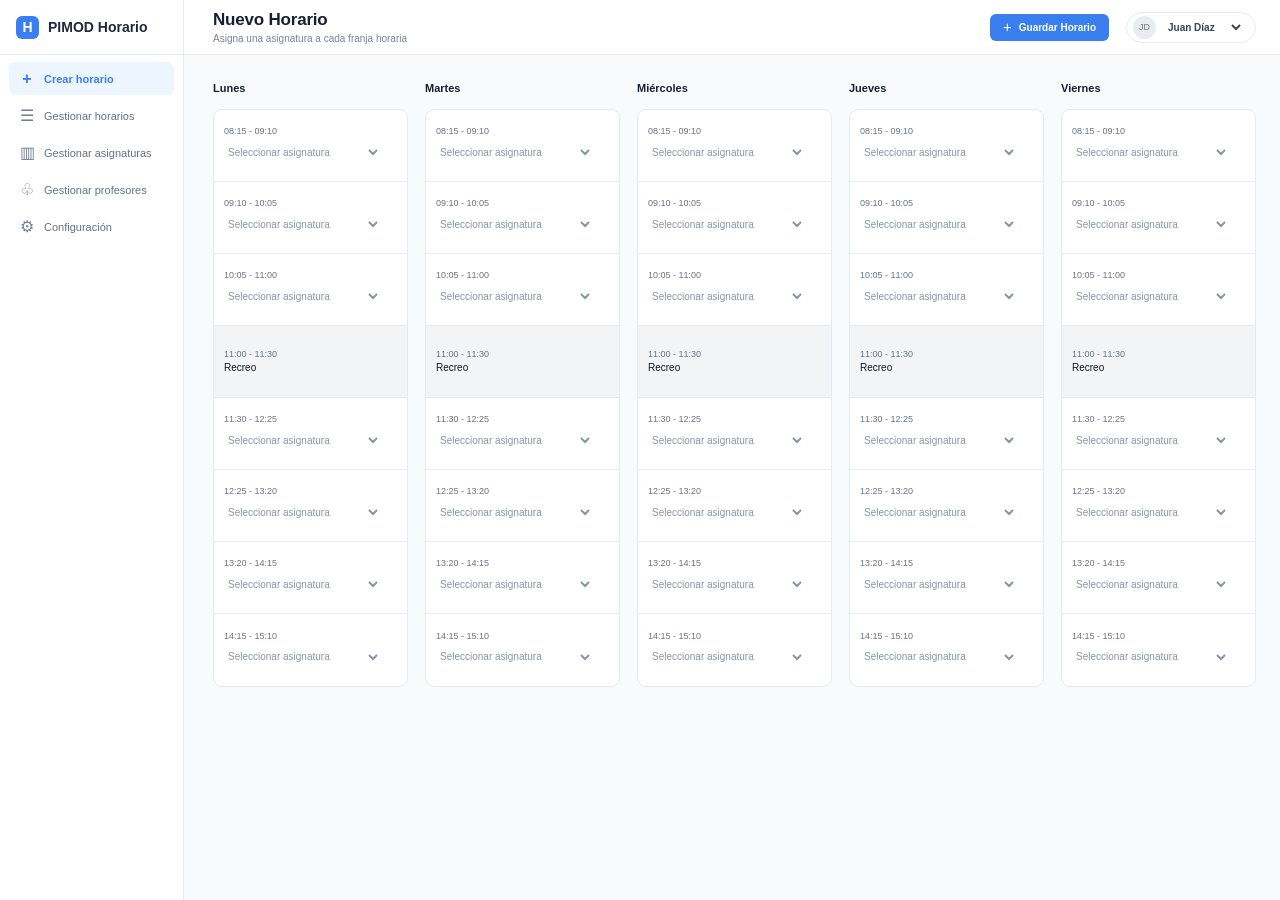
<file: index.html>
<!DOCTYPE html>
<html lang="es">
<head>
    <meta charset="UTF-8">
    <meta name="viewport" content="width=device-width, initial-scale=1.0">
    <title>PIMOD Horario | Nuevo horario</title>
    <link rel="stylesheet" href="estilo.css">
</head>
<body>
    <!-- Mockup by Fran -->
    <div class="contenedor-app">
        <aside class="barra-lateral">
            <div class="marca">
                <span class="icono-marca">H</span>
                <span>PIMOD Horario</span>
            </div>
            <nav class="menu-principal" aria-label="Navegación principal">
                <a class="elemento-nav activo" href="index.html">
                    <span class="icono-nav">+</span>
                    <span>Crear horario</span>
                </a>
                <a class="elemento-nav" href="index.html">
                    <span class="icono-nav">☰</span>
                    <span>Gestionar horarios</span>
                </a>
                <a class="elemento-nav" href="gestionar_asignaturas.html">
                    <span class="icono-nav">▥</span>
                    <span>Gestionar asignaturas</span>
                </a>
                <a class="elemento-nav" href="#">
                    <span class="icono-nav">♧</span>
                    <span>Gestionar profesores</span>
                </a>
                <a class="elemento-nav" href="#">
                    <span class="icono-nav">⚙</span>
                    <span>Configuración</span>
                </a>
            </nav>
        </aside>

        <main class="contenido">
            <header class="barra-superior">
                <div>
                    <h1>Nuevo Horario</h1>
                    <p>Asigna una asignatura a cada franja horaria</p>
                </div>
                <div class="acciones-superiores">
                    <button class="boton-principal" type="button">
                        <span class="mas">+</span>
                        Guardar Horario
                    </button>
                    <div class="boton-perfil">
                        <span class="avatar">JD</span>
                        <select class="menu-perfil" aria-label="Opciones de perfil">
                            <option selected>Juan Díaz</option>
                            <option>Mi perfil</option>
                            <option>Cerrar sesión</option>
                        </select>
                    </div>
                </div>
            </header>

            <section class="horario" aria-label="Creación de horario semanal">
                <div class="columna-dia">
                    <div class="encabezado-dia"><span>Lunes</span></div>
                    <div class="lista-clases">
                        <div class="tarjeta-clase"><span class="hora-clase">08:15 - 09:10</span><select class="menu-asignatura"><option selected>Seleccionar asignatura</option><option>Desarrollo Web en Entorno Servidor</option><option>Desarrollo Web en Entorno Cliente</option></select></div>
                        <div class="tarjeta-clase"><span class="hora-clase">09:10 - 10:05</span><select class="menu-asignatura"><option selected>Seleccionar asignatura</option><option>Desarrollo Web en Entorno Servidor</option><option>Desarrollo Web en Entorno Cliente</option></select></div>
                        <div class="tarjeta-clase"><span class="hora-clase">10:05 - 11:00</span><select class="menu-asignatura"><option selected>Seleccionar asignatura</option><option>Desarrollo Web en Entorno Servidor</option><option>Desarrollo Web en Entorno Cliente</option></select></div>
                        <div class="tarjeta-clase recreo"><span class="hora-clase">11:00 - 11:30</span><span class="nombre-clase">Recreo</span></div>
                        <div class="tarjeta-clase"><span class="hora-clase">11:30 - 12:25</span><select class="menu-asignatura"><option selected>Seleccionar asignatura</option><option>Desarrollo Web en Entorno Servidor</option><option>Desarrollo Web en Entorno Cliente</option></select></div>
                        <div class="tarjeta-clase"><span class="hora-clase">12:25 - 13:20</span><select class="menu-asignatura"><option selected>Seleccionar asignatura</option><option>Desarrollo Web en Entorno Servidor</option><option>Desarrollo Web en Entorno Cliente</option></select></div>
                        <div class="tarjeta-clase"><span class="hora-clase">13:20 - 14:15</span><select class="menu-asignatura"><option selected>Seleccionar asignatura</option><option>Desarrollo Web en Entorno Servidor</option><option>Desarrollo Web en Entorno Cliente</option></select></div>
                        <div class="tarjeta-clase"><span class="hora-clase">14:15 - 15:10</span><select class="menu-asignatura"><option selected>Seleccionar asignatura</option><option>Desarrollo Web en Entorno Servidor</option><option>Desarrollo Web en Entorno Cliente</option></select></div>
                    </div>
                </div>
                <div class="columna-dia"><div class="encabezado-dia"><span>Martes</span></div><div class="lista-clases"><div class="tarjeta-clase"><span class="hora-clase">08:15 - 09:10</span><select class="menu-asignatura"><option selected>Seleccionar asignatura</option><option>Desarrollo Web en Entorno Servidor</option><option>Desarrollo Web en Entorno Cliente</option></select></div><div class="tarjeta-clase"><span class="hora-clase">09:10 - 10:05</span><select class="menu-asignatura"><option selected>Seleccionar asignatura</option><option>Desarrollo Web en Entorno Servidor</option><option>Desarrollo Web en Entorno Cliente</option></select></div><div class="tarjeta-clase"><span class="hora-clase">10:05 - 11:00</span><select class="menu-asignatura"><option selected>Seleccionar asignatura</option><option>Desarrollo Web en Entorno Servidor</option><option>Desarrollo Web en Entorno Cliente</option></select></div><div class="tarjeta-clase recreo"><span class="hora-clase">11:00 - 11:30</span><span class="nombre-clase">Recreo</span></div><div class="tarjeta-clase"><span class="hora-clase">11:30 - 12:25</span><select class="menu-asignatura"><option selected>Seleccionar asignatura</option><option>Desarrollo Web en Entorno Servidor</option><option>Desarrollo Web en Entorno Cliente</option></select></div><div class="tarjeta-clase"><span class="hora-clase">12:25 - 13:20</span><select class="menu-asignatura"><option selected>Seleccionar asignatura</option><option>Desarrollo Web en Entorno Servidor</option><option>Desarrollo Web en Entorno Cliente</option></select></div><div class="tarjeta-clase"><span class="hora-clase">13:20 - 14:15</span><select class="menu-asignatura"><option selected>Seleccionar asignatura</option><option>Desarrollo Web en Entorno Servidor</option><option>Desarrollo Web en Entorno Cliente</option></select></div><div class="tarjeta-clase"><span class="hora-clase">14:15 - 15:10</span><select class="menu-asignatura"><option selected>Seleccionar asignatura</option><option>Desarrollo Web en Entorno Servidor</option><option>Desarrollo Web en Entorno Cliente</option></select></div></div></div>
                <div class="columna-dia"><div class="encabezado-dia"><span>Miércoles</span></div><div class="lista-clases"><div class="tarjeta-clase"><span class="hora-clase">08:15 - 09:10</span><select class="menu-asignatura"><option selected>Seleccionar asignatura</option><option>Desarrollo Web en Entorno Servidor</option><option>Desarrollo Web en Entorno Cliente</option></select></div><div class="tarjeta-clase"><span class="hora-clase">09:10 - 10:05</span><select class="menu-asignatura"><option selected>Seleccionar asignatura</option><option>Desarrollo Web en Entorno Servidor</option><option>Desarrollo Web en Entorno Cliente</option></select></div><div class="tarjeta-clase"><span class="hora-clase">10:05 - 11:00</span><select class="menu-asignatura"><option selected>Seleccionar asignatura</option><option>Desarrollo Web en Entorno Servidor</option><option>Desarrollo Web en Entorno Cliente</option></select></div><div class="tarjeta-clase recreo"><span class="hora-clase">11:00 - 11:30</span><span class="nombre-clase">Recreo</span></div><div class="tarjeta-clase"><span class="hora-clase">11:30 - 12:25</span><select class="menu-asignatura"><option selected>Seleccionar asignatura</option><option>Desarrollo Web en Entorno Servidor</option><option>Desarrollo Web en Entorno Cliente</option></select></div><div class="tarjeta-clase"><span class="hora-clase">12:25 - 13:20</span><select class="menu-asignatura"><option selected>Seleccionar asignatura</option><option>Desarrollo Web en Entorno Servidor</option><option>Desarrollo Web en Entorno Cliente</option></select></div><div class="tarjeta-clase"><span class="hora-clase">13:20 - 14:15</span><select class="menu-asignatura"><option selected>Seleccionar asignatura</option><option>Desarrollo Web en Entorno Servidor</option><option>Desarrollo Web en Entorno Cliente</option></select></div><div class="tarjeta-clase"><span class="hora-clase">14:15 - 15:10</span><select class="menu-asignatura"><option selected>Seleccionar asignatura</option><option>Desarrollo Web en Entorno Servidor</option><option>Desarrollo Web en Entorno Cliente</option></select></div></div></div>
                <div class="columna-dia"><div class="encabezado-dia"><span>Jueves</span></div><div class="lista-clases"><div class="tarjeta-clase"><span class="hora-clase">08:15 - 09:10</span><select class="menu-asignatura"><option selected>Seleccionar asignatura</option><option>Desarrollo Web en Entorno Servidor</option><option>Desarrollo Web en Entorno Cliente</option></select></div><div class="tarjeta-clase"><span class="hora-clase">09:10 - 10:05</span><select class="menu-asignatura"><option selected>Seleccionar asignatura</option><option>Desarrollo Web en Entorno Servidor</option><option>Desarrollo Web en Entorno Cliente</option></select></div><div class="tarjeta-clase"><span class="hora-clase">10:05 - 11:00</span><select class="menu-asignatura"><option selected>Seleccionar asignatura</option><option>Desarrollo Web en Entorno Servidor</option><option>Desarrollo Web en Entorno Cliente</option></select></div><div class="tarjeta-clase recreo"><span class="hora-clase">11:00 - 11:30</span><span class="nombre-clase">Recreo</span></div><div class="tarjeta-clase"><span class="hora-clase">11:30 - 12:25</span><select class="menu-asignatura"><option selected>Seleccionar asignatura</option><option>Desarrollo Web en Entorno Servidor</option><option>Desarrollo Web en Entorno Cliente</option></select></div><div class="tarjeta-clase"><span class="hora-clase">12:25 - 13:20</span><select class="menu-asignatura"><option selected>Seleccionar asignatura</option><option>Desarrollo Web en Entorno Servidor</option><option>Desarrollo Web en Entorno Cliente</option></select></div><div class="tarjeta-clase"><span class="hora-clase">13:20 - 14:15</span><select class="menu-asignatura"><option selected>Seleccionar asignatura</option><option>Desarrollo Web en Entorno Servidor</option><option>Desarrollo Web en Entorno Cliente</option></select></div><div class="tarjeta-clase"><span class="hora-clase">14:15 - 15:10</span><select class="menu-asignatura"><option selected>Seleccionar asignatura</option><option>Desarrollo Web en Entorno Servidor</option><option>Desarrollo Web en Entorno Cliente</option></select></div></div></div>
                <div class="columna-dia"><div class="encabezado-dia"><span>Viernes</span></div><div class="lista-clases"><div class="tarjeta-clase"><span class="hora-clase">08:15 - 09:10</span><select class="menu-asignatura"><option selected>Seleccionar asignatura</option><option>Desarrollo Web en Entorno Servidor</option><option>Desarrollo Web en Entorno Cliente</option></select></div><div class="tarjeta-clase"><span class="hora-clase">09:10 - 10:05</span><select class="menu-asignatura"><option selected>Seleccionar asignatura</option><option>Desarrollo Web en Entorno Servidor</option><option>Desarrollo Web en Entorno Cliente</option></select></div><div class="tarjeta-clase"><span class="hora-clase">10:05 - 11:00</span><select class="menu-asignatura"><option selected>Seleccionar asignatura</option><option>Desarrollo Web en Entorno Servidor</option><option>Desarrollo Web en Entorno Cliente</option></select></div><div class="tarjeta-clase recreo"><span class="hora-clase">11:00 - 11:30</span><span class="nombre-clase">Recreo</span></div><div class="tarjeta-clase"><span class="hora-clase">11:30 - 12:25</span><select class="menu-asignatura"><option selected>Seleccionar asignatura</option><option>Desarrollo Web en Entorno Servidor</option><option>Desarrollo Web en Entorno Cliente</option></select></div><div class="tarjeta-clase"><span class="hora-clase">12:25 - 13:20</span><select class="menu-asignatura"><option selected>Seleccionar asignatura</option><option>Desarrollo Web en Entorno Servidor</option><option>Desarrollo Web en Entorno Cliente</option></select></div><div class="tarjeta-clase"><span class="hora-clase">13:20 - 14:15</span><select class="menu-asignatura"><option selected>Seleccionar asignatura</option><option>Desarrollo Web en Entorno Servidor</option><option>Desarrollo Web en Entorno Cliente</option></select></div><div class="tarjeta-clase"><span class="hora-clase">14:15 - 15:10</span><select class="menu-asignatura"><option selected>Seleccionar asignatura</option><option>Desarrollo Web en Entorno Servidor</option><option>Desarrollo Web en Entorno Cliente</option></select></div></div></div>
            </section>
        </main>
    </div>
</body>
</html>
</file>
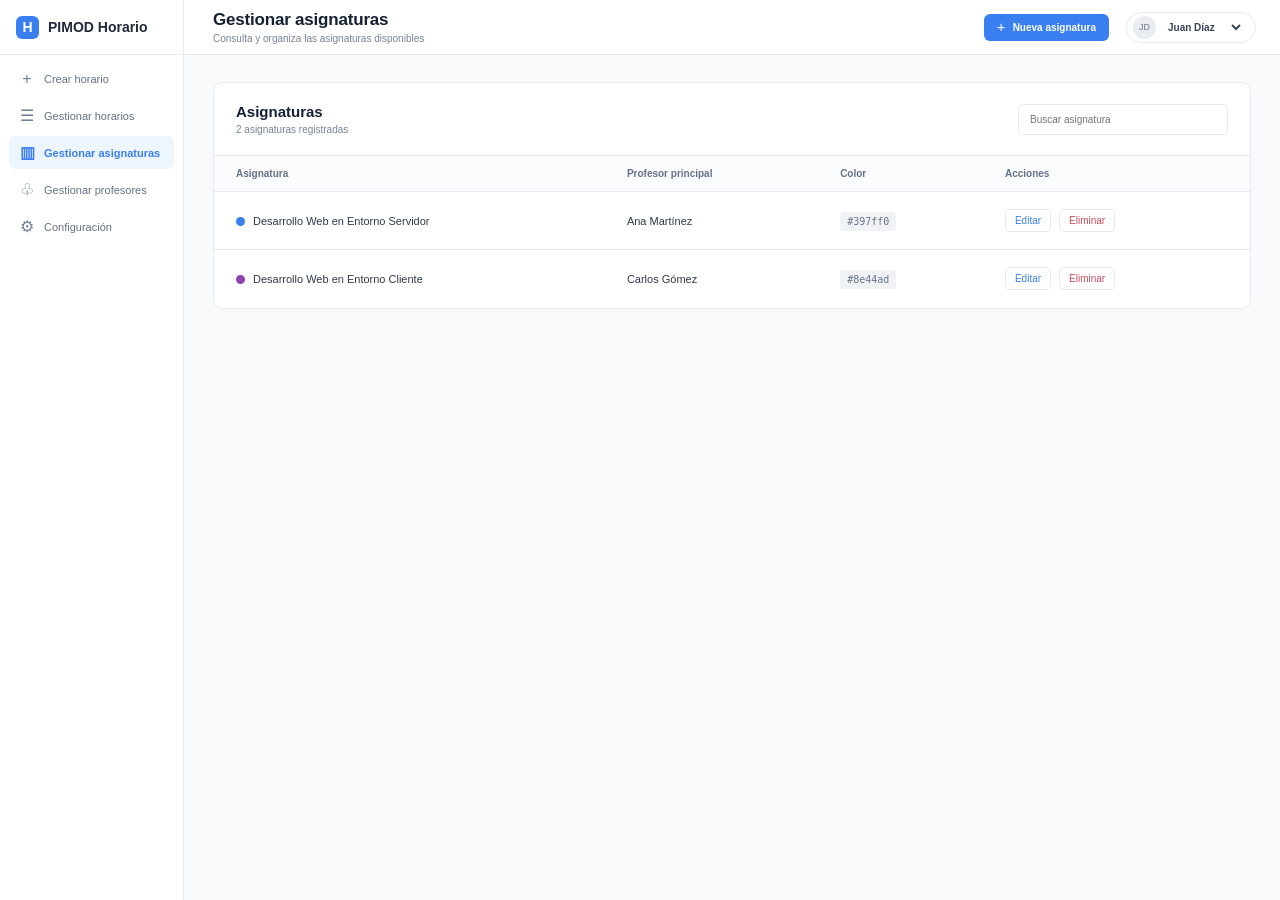
<file: gestionar_asignaturas.html>
<!DOCTYPE html>
<html lang="es">
<head>
    <meta charset="UTF-8">
    <meta name="viewport" content="width=device-width, initial-scale=1.0">
    <title>PIMOD Horario | Gestionar asignaturas</title>
    <link rel="stylesheet" href="estilo.css">
</head>
<body>
    <!-- Mockup by Fran -->
    <div class="contenedor-app">
        <aside class="barra-lateral">
            <div class="marca"><span class="icono-marca">H</span><span>PIMOD Horario</span></div>
            <nav class="menu-principal" aria-label="Navegación principal">
                <a class="elemento-nav" href="index.html"><span class="icono-nav">+</span><span>Crear horario</span></a>
                <a class="elemento-nav" href="index.html"><span class="icono-nav">☰</span><span>Gestionar horarios</span></a>
                <a class="elemento-nav activo" href="gestionar_asignaturas.html"><span class="icono-nav">▥</span><span>Gestionar asignaturas</span></a>
                <a class="elemento-nav" href="#"><span class="icono-nav">♧</span><span>Gestionar profesores</span></a>
                <a class="elemento-nav" href="#"><span class="icono-nav">⚙</span><span>Configuración</span></a>
            </nav>
        </aside>
        <main class="contenido">
            <header class="barra-superior">
                <div><h1>Gestionar asignaturas</h1><p>Consulta y organiza las asignaturas disponibles</p></div>
                <div class="acciones-superiores">
                    <button class="boton-principal" id="abrir-alta-asignatura" type="button"><span class="mas">+</span>Nueva asignatura</button>
                    <div class="boton-perfil"><span class="avatar">JD</span><select class="menu-perfil" aria-label="Opciones de perfil"><option selected>Juan Díaz</option><option>Mi perfil</option><option>Cerrar sesión</option></select></div>
                </div>
            </header>
            <section class="panel-asignaturas" aria-label="Lista de asignaturas">
                <div class="cabecera-panel"><div><h2>Asignaturas</h2><p>2 asignaturas registradas</p></div><input class="buscador" type="search" placeholder="Buscar asignatura" aria-label="Buscar asignatura"></div>
                <div class="tabla-contenedor">
                    <table class="tabla-asignaturas">
                        <thead><tr><th>Asignatura</th><th>Profesor principal</th><th>Color</th><th>Acciones</th></tr></thead>
                        <tbody>
                            <tr><td><span class="punto-color" style="background-color: #397ff0"></span>Desarrollo Web en Entorno Servidor</td><td>Ana Martínez</td><td><span class="etiqueta-color">#397ff0</span></td><td><button class="boton-accion" type="button">Editar</button><button class="boton-accion borrar" type="button">Eliminar</button></td></tr>
                            <tr><td><span class="punto-color" style="background-color: #8e44ad"></span>Desarrollo Web en Entorno Cliente</td><td>Carlos Gómez</td><td><span class="etiqueta-color">#8e44ad</span></td><td><button class="boton-accion" type="button">Editar</button><button class="boton-accion borrar" type="button">Eliminar</button></td></tr>
                        </tbody>
                    </table>
                </div>
            </section>
        </main>
    </div>
    <dialog class="modal-alta" id="modal-alta-asignatura" aria-labelledby="titulo-alta">
        <section class="tarjeta-formulario">
            <div class="cabecera-formulario">
                <h2 id="titulo-alta">Alta de Asignatura</h2>
                <button class="cerrar-modal" id="cerrar-alta-asignatura" type="button" aria-label="Cerrar formulario">×</button>
            </div>
            <form class="formulario-asignatura" method="dialog">
                <div class="campo-formulario">
                    <label for="nombre-asignatura">Asignatura</label>
                    <input id="nombre-asignatura" name="asignatura" type="text" placeholder="Ej. Matemáticas, Física, etc." required>
                </div>
                <div class="campo-formulario campo-profesor">
                    <label for="profesor-asignatura">Profesor</label>
                    <div class="fila-profesor">
                        <select id="profesor-asignatura" name="profesor" required>
                            <option value="" selected disabled>Seleccionar profesor</option>
                            <option value="ana-martinez">Ana Martínez</option>
                            <option value="carlos-gomez">Carlos Gómez</option>
                        </select>
                        <button class="boton-anadir" type="button">Añadir</button>
                    </div>
                </div>
                <button class="boton-guardar-asignatura" type="submit">Guardar Asignatura</button>
            </form>
            </section>
    </dialog>
    <script>
        const modalAlta = document.querySelector("#modal-alta-asignatura");
        const abrirAlta = document.querySelector("#abrir-alta-asignatura");
        const cerrarAlta = document.querySelector("#cerrar-alta-asignatura");

        abrirAlta.addEventListener("click", () => modalAlta.showModal());
        cerrarAlta.addEventListener("click", () => modalAlta.close());
    </script>
</body>
</html>
</file>
<file: estilo.css>
/* Colores y medidas que se usan en toda la página. */
:root {
    --azul: #397ff0;
    --azul-suave: #edf5ff;
    --texto: #172033;
    --texto-suave: #657187;
    --borde: #e6eaf0;
    --fondo: #f8fafc;
    --blanco: #ffffff;
}

/* Así el padding no descuadra los tamaños. */
* {
    box-sizing: border-box;
}

/* Fondo general de la página. */
body {
    margin: 0;
    color: var(--texto);
    background: var(--fondo);
    font-family: Inter, ui-sans-serif, -apple-system, BlinkMacSystemFont, "Segoe UI", sans-serif;
    font-size: 13px;
    -webkit-font-smoothing: antialiased;
}

/* Los botones usan la misma letra que el resto. */
button {
    font: inherit;
}

/* Los enlaces del menú se ven como botones, pero sí cambian de página. */
a {
    text-decoration: none;
}

/* Estructura principal hecha con Grid. */
.contenedor-app {
    display: grid;
    grid-template-columns: 184px minmax(0, 1fr);
    min-height: 100vh;
}

/* Menú lateral de la izquierda. */
.barra-lateral {
    background: var(--blanco);
    border-right: 1px solid var(--borde);
}

/* Nombre y logo de la aplicación. */
.marca {
    height: 55px;
    display: grid;
    grid-template-columns: 23px 1fr;
    align-items: center;
    column-gap: 9px;
    padding: 0 16px;
    border-bottom: 1px solid var(--borde);
    color: #20283a;
    font-size: 14px;
    font-weight: 700;
}

/* Cuadradito azul del logo. */
.icono-marca {
    width: 23px;
    height: 23px;
    display: grid;
    place-items: center;
    border-radius: 6px;
    color: #fff;
    background: var(--azul);
    font-size: 14px;
    font-weight: 700;
}

/* Opciones del menú lateral. */
.menu-principal {
    display: grid;
    gap: 4px;
    padding: 7px 9px;
}

.elemento-nav {
    height: 33px;
    display: grid;
    grid-template-columns: 14px 1fr;
    align-items: center;
    column-gap: 10px;
    width: 100%;
    padding: 0 11px;
    border: 0;
    border-radius: 6px;
    color: var(--texto-suave);
    background: transparent;
    text-align: left;
    font-size: 11px;
    cursor: pointer;
    transition: color 0.15s ease, background-color 0.15s ease;
}

.elemento-nav:visited {
    color: var(--texto-suave);
}

.elemento-nav:hover {
    color: var(--azul);
    background: var(--azul-suave);
}

.elemento-nav:hover .icono-nav {
    color: var(--azul);
}

.elemento-nav.activo {
    color: var(--azul);
    background: var(--azul-suave);
    font-weight: 600;
}

.icono-nav {
    width: 14px;
    color: #718096;
    font-size: 16px;
    line-height: 1;
    text-align: center;
}

.elemento-nav.activo .icono-nav {
    color: var(--azul);
}

/* Parte principal donde va el horario. */
.contenido {
    min-width: 0;
}

/* Cabecera con el título y los botones. */
.barra-superior {
    min-height: 55px;
    display: grid;
    grid-template-columns: minmax(0, 1fr) auto;
    align-items: center;
    gap: 20px;
    padding: 8px 24px 8px 29px;
    background: var(--blanco);
    border-bottom: 1px solid var(--borde);
}

h1 {
    margin: 0 0 2px;
    font-size: 17px;
    line-height: 1.2;
    letter-spacing: -0.2px;
}

.barra-superior p {
    margin: 0;
    color: #778398;
    font-size: 10px;
}

/* Botones de la cabecera. */
.acciones-superiores {
    display: grid;
    grid-template-columns: auto auto;
    align-items: center;
    column-gap: 17px;
}

/* Botón azul principal. */
.boton-principal {
    height: 27px;
    display: grid;
    grid-template-columns: auto auto;
    align-items: center;
    column-gap: 7px;
    padding: 0 13px;
    border: 0;
    border-radius: 6px;
    color: #fff;
    background: var(--azul);
    font-size: 10px;
    font-weight: 600;
    cursor: pointer;
    transition: background-color 0.15s ease, box-shadow 0.15s ease;
}

.boton-principal:hover {
    background: #286bd7;
    box-shadow: 0 3px 8px rgba(57, 127, 240, 0.25);
}

.mas {
    font-size: 15px;
    font-weight: 400;
    line-height: 0;
}

/* Selector del usuario en forma de cápsula. */
.boton-perfil {
    height: 31px;
    display: grid;
    grid-template-columns: 23px auto;
    align-items: center;
    column-gap: 8px;
    padding: 0 11px 0 6px;
    border: 1px solid var(--borde);
    border-radius: 18px;
    color: #394357;
    background: #fff;
    font-size: 10px;
    font-weight: 600;
    cursor: pointer;
    transition: border-color 0.15s ease, background-color 0.15s ease;
}

.boton-perfil:hover {
    border-color: #b9d1ff;
    background: #f8fbff;
}

.menu-perfil,
.menu-asignatura {
    border: 0;
    color: #68758a;
    background: transparent;
    cursor: pointer;
    font: inherit;
}

.menu-perfil:hover,
.menu-asignatura:hover {
    color: var(--azul);
}

.menu-perfil {
    width: 80px;
    padding: 0;
    color: #394357;
    appearance: auto;
    font-size: 15px;
    font-size: 10px;
    font-weight: 600;
}

.menu-perfil:focus,
.menu-asignatura:focus {
    outline: 2px solid #b9d1ff;
    outline-offset: 2px;
}

/* Círculo con las iniciales del usuario. */
.avatar {
    width: 23px;
    height: 23px;
    display: grid;
    place-items: center;
    border-radius: 50%;
    color: #6a7485;
    background: #e9edf2;
    font-size: 9px;
    font-weight: 500;
}

/* Las cinco columnas del horario. */
.horario {
    display: grid;
    grid-template-columns: repeat(5, minmax(150px, 1fr));
    gap: 17px;
    padding: 27px 24px 50px 29px;
}

/* Panel donde se muestra la lista de asignaturas. */
.panel-asignaturas {
    margin: 27px 29px 50px;
    overflow: hidden;
    border: 1px solid var(--borde);
    border-radius: 9px;
    background: var(--blanco);
}

.cabecera-panel {
    display: grid;
    grid-template-columns: 1fr auto;
    align-items: center;
    gap: 20px;
    padding: 20px 22px;
    border-bottom: 1px solid var(--borde);
}

.cabecera-panel h2 {
    margin: 0 0 4px;
    font-size: 15px;
}

.cabecera-panel p {
    margin: 0;
    color: #778398;
    font-size: 10px;
}

.buscador {
    width: 210px;
    height: 31px;
    padding: 0 11px;
    border: 1px solid var(--borde);
    border-radius: 6px;
    color: var(--texto);
    font: inherit;
    font-size: 10px;
}

.buscador:hover {
    border-color: #b9d1ff;
}

.buscador:focus {
    outline: 2px solid #b9d1ff;
    outline-offset: 2px;
}

.tabla-contenedor {
    overflow-x: auto;
}

.tabla-asignaturas {
    width: 100%;
    border-collapse: collapse;
    font-size: 11px;
}

.tabla-asignaturas th {
    padding: 12px 22px;
    color: var(--texto-suave);
    background: #fafbfc;
    font-size: 10px;
    font-weight: 600;
    text-align: left;
}

.tabla-asignaturas td {
    height: 58px;
    padding: 10px 22px;
    border-top: 1px solid var(--borde);
    color: #30394a;
}

.punto-color {
    display: inline-block;
    width: 9px;
    height: 9px;
    margin-right: 8px;
    border-radius: 50%;
    vertical-align: middle;
}

.etiqueta-color {
    padding: 4px 7px;
    border-radius: 4px;
    color: #697488;
    background: #f0f2f5;
    font-family: ui-monospace, SFMono-Regular, Menlo, monospace;
    font-size: 10px;
}

.boton-accion {
    margin-right: 8px;
    padding: 5px 9px;
    border: 1px solid var(--borde);
    border-radius: 5px;
    color: var(--azul);
    background: var(--blanco);
    font-size: 10px;
    cursor: pointer;
    transition: color 0.15s ease, border-color 0.15s ease, background-color 0.15s ease;
}

.boton-accion:hover {
    border-color: #b9d1ff;
    background: var(--azul-suave);
}

.boton-accion.borrar {
    color: #c44d5b;
}

.boton-accion.borrar:hover {
    border-color: #efb4bc;
    background: #fff3f4;
}

.encabezado-dia {
    height: 27px;
    display: grid;
    grid-template-columns: 1fr auto;
    align-items: start;
    justify-content: space-between;
    padding: 0 0 0 0;
    font-size: 11px;
    font-weight: 700;
}

.lista-clases {
    overflow: hidden;
    border: 1px solid var(--borde);
    border-radius: 9px;
    background: var(--blanco);
}

.tarjeta-clase {
    min-height: 72px;
    position: relative;
    display: grid;
    grid-template-rows: auto auto;
    align-content: center;
    padding: 8px 26px 8px 10px;
    border-bottom: 1px solid var(--borde);
}

.tarjeta-clase:last-child {
    border-bottom: 0;
}

.tarjeta-clase.recreo {
    background: #f3f4f6;
}

.hora-clase {
    margin-bottom: 3px;
    color: #667287;
    font-size: 9px;
    line-height: 1;
}

.nombre-clase {
    color: #111827;
    font-size: 10px;
    line-height: 1.1;
}

.menu-asignatura {
    width: 100%;
    min-height: 24px;
    margin-top: 1px;
    padding: 0;
    appearance: auto;
    color: #8a94a5;
    font-size: 10px;
}

@media (max-width: 900px) {
    /* En tablet caben tres días por fila. */
    .horario {
        grid-template-columns: repeat(3, minmax(160px, 1fr));
    }
}

@media (max-width: 650px) {
    /* En móvil dejamos el menú en una columna estrecha de iconos. */
    .contenedor-app {
        grid-template-columns: 65px minmax(0, 1fr);
    }

    .barra-lateral {
        width: 65px;
    }

    .marca {
        grid-template-columns: 23px;
        padding: 0;
    }

    .marca > span:last-child,
    .elemento-nav > span:last-child {
        display: none;
    }

    .elemento-nav {
        grid-template-columns: 14px;
        padding: 0;
    }

    /* En móvil la cabecera se coloca en dos filas. */
    .barra-superior {
        grid-template-columns: 1fr;
        align-items: start;
        padding: 17px;
    }

    .acciones-superiores {
        width: 100%;
        grid-template-columns: auto auto;
        justify-content: space-between;
    }

    .horario {
        grid-template-columns: repeat(1, minmax(0, 1fr));
        padding: 20px 17px 40px;
    }

    .panel-asignaturas {
        margin: 20px 17px 40px;
    }

    .cabecera-panel {
        grid-template-columns: 1fr;
    }

    .buscador {
        width: 100%;
    }
}

.modal-alta {
    width: min(603px, calc(100% - 32px));
    max-height: calc(100vh - 32px);
    overflow-y: auto;
    padding: 0;
    border: 0;
    border-radius: 15px;
    color: var(--texto);
    background: var(--blanco);
    box-shadow: 0 20px 60px rgba(17, 24, 39, 0.25);
}

.modal-alta::backdrop {
    background: rgba(17, 24, 39, 0.48);
}

.tarjeta-formulario {
    padding: 48px;
}

.cabecera-formulario {
    display: flex;
    align-items: flex-start;
    justify-content: space-between;
    gap: 20px;
    margin-bottom: 38px;
}

.cabecera-formulario h2 {
    margin: 0;
    color: #111827;
    font-size: 30px;
    line-height: 1.2;
    letter-spacing: -0.5px;
}

.cerrar-modal {
    width: 30px;
    height: 30px;
    margin: -8px -8px 0 0;
    padding: 0;
    border: 0;
    color: #657187;
    background: transparent;
    font-size: 28px;
    line-height: 1;
    cursor: pointer;
}

.cerrar-modal:hover {
    color: #111827;
}

.formulario-asignatura {
    height: clamp(300px, calc(100vh - 202px), 470px);
    display: flex;
    flex-direction: column;
}

.campo-formulario {
    display: flex;
    flex-direction: column;
    gap: 9px;
}

.campo-profesor {
    margin-top: 30px;
}

.campo-formulario label {
    color: #374151;
    font-size: 17px;
    line-height: 1.2;
    font-weight: 600;
}

.campo-formulario input,
.campo-formulario select {
    height: 53px;
    min-width: 0;
    padding: 0 18px;
    border: 1px solid #cbd1da;
    border-radius: 10px;
    color: #374151;
    background: var(--blanco);
    font: inherit;
    font-size: 17px;
}

.campo-formulario input::placeholder,
.campo-formulario select:invalid {
    color: #9aa4b6;
    opacity: 1;
}

.campo-formulario input:focus,
.campo-formulario select:focus {
    outline: 2px solid #b9d1ff;
    outline-offset: 1px;
    border-color: var(--azul);
}

.fila-profesor {
    display: grid;
    grid-template-columns: minmax(0, 1fr) 102px;
    gap: 14px;
}

.boton-anadir {
    height: 53px;
    border: 0;
    border-radius: 10px;
    color: var(--blanco);
    background: var(--azul);
    font-size: 17px;
    font-weight: 600;
    cursor: pointer;
}

.boton-anadir:hover {
    background: #286bd7;
}

.boton-guardar-asignatura {
    align-self: center;
    width: 237px;
    height: 54px;
    margin-top: auto;
    border: 0;
    border-radius: 10px;
    color: var(--blanco);
    background: #111827;
    font-size: 17px;
    font-weight: 600;
    cursor: pointer;
}

.boton-guardar-asignatura:hover {
    background: #273246;
}

@media (max-width: 650px) {
    .tarjeta-formulario {
        padding: 32px 24px;
    }

    .cabecera-formulario h2 {
        font-size: 27px;
    }

    .fila-profesor {
        grid-template-columns: minmax(0, 1fr);
    }

    .boton-anadir,
    .boton-guardar-asignatura {
        width: 100%;
    }
}
</file>
